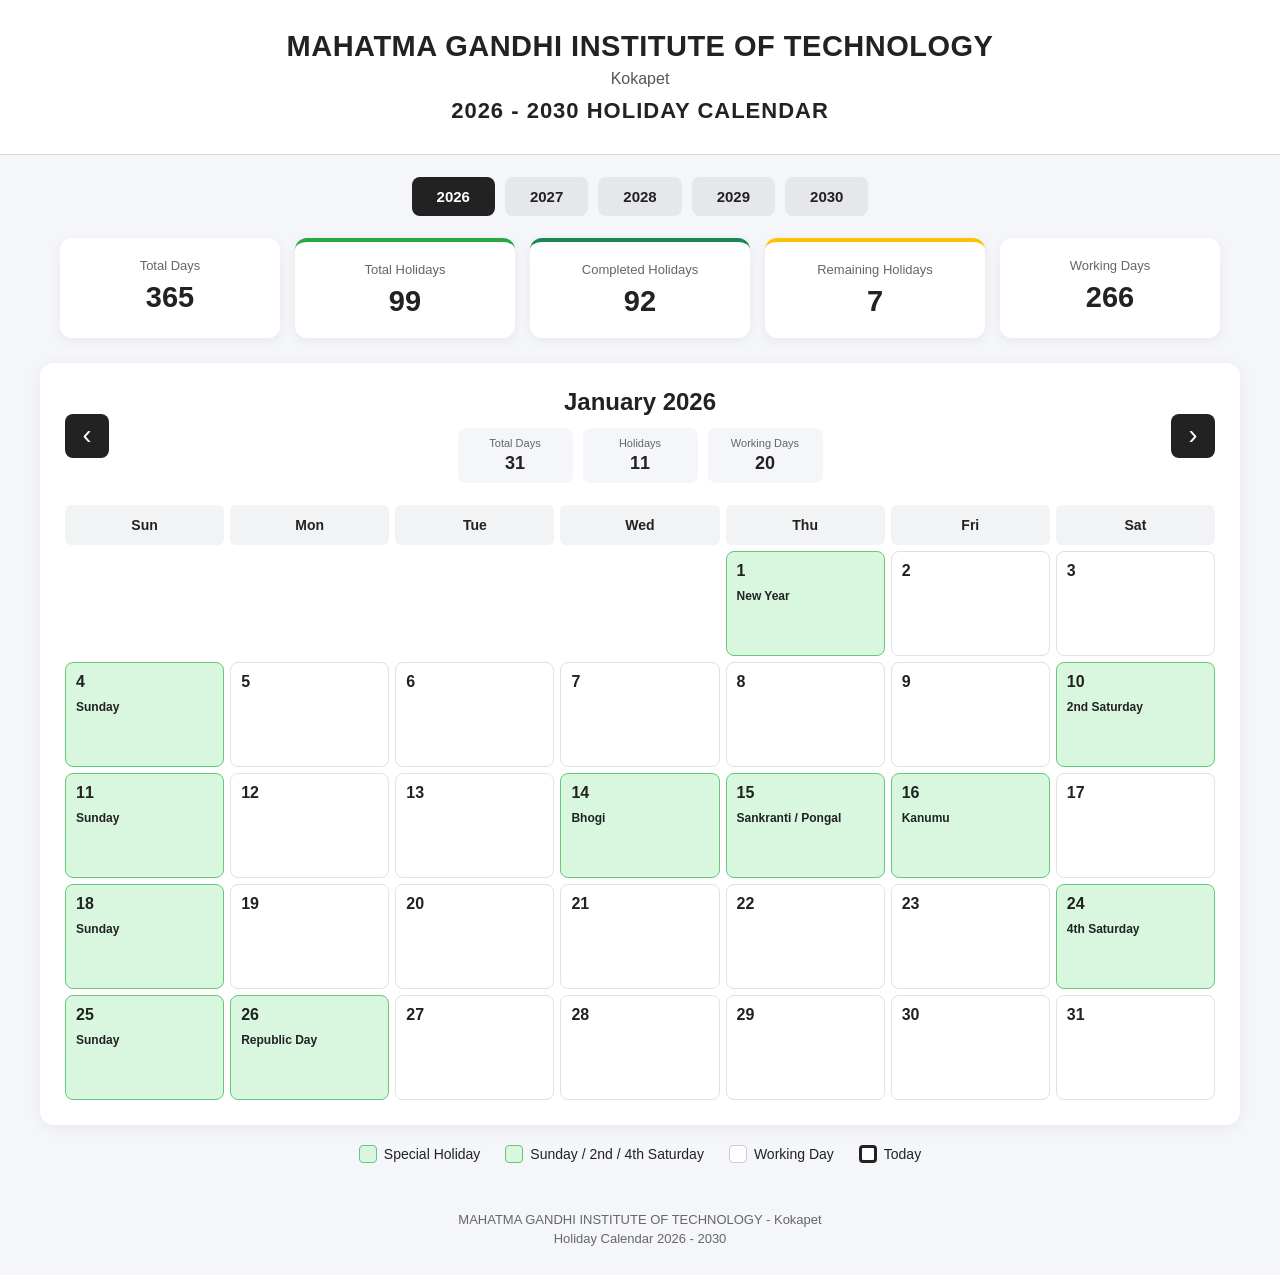
<file: index.html>
<!DOCTYPE html>
<html lang="en">
<head>
    <meta charset="UTF-8">
    <meta name="viewport" content="width=device-width, initial-scale=1.0">

    <title>MGIT 2026 - 2030 Holiday Calendar</title>

    <link rel="stylesheet" href="style.css">
</head>

<body>

    <!-- HEADER -->
    <header class="calendar-header">
        <h1>MAHATMA GANDHI INSTITUTE OF TECHNOLOGY</h1>
        <p>Kokapet</p>
        <h2>2026 - 2030 HOLIDAY CALENDAR</h2>
    </header>


    <!-- YEAR SELECTOR -->
    <section class="year-selector">

        <button onclick="changeYear(2026)">2026</button>
        <button onclick="changeYear(2027)">2027</button>
        <button onclick="changeYear(2028)">2028</button>
        <button onclick="changeYear(2029)">2029</button>
        <button onclick="changeYear(2030)">2030</button>

    </section>


    <!-- YEAR SUMMARY -->
    <section class="statistics">

        <div class="stat-card">
            <span>Total Days</span>
            <strong id="totalDays">0</strong>
        </div>

        <div class="stat-card holiday-card">
            <span>Total Holidays</span>
            <strong id="totalHolidays">0</strong>
        </div>

        <div class="stat-card completed-card">
            <span>Completed Holidays</span>
            <strong id="completedHolidays">0</strong>
        </div>

        <div class="stat-card remaining-card">
            <span>Remaining Holidays</span>
            <strong id="remainingHolidays">0</strong>
        </div>

        <div class="stat-card">
            <span>Working Days</span>
            <strong id="workingDays">0</strong>
        </div>

    </section>


    <!-- CALENDAR -->
    <main>

        <div class="calendar-title">

            <button onclick="previousMonth()">‹</button>

            <div class="month-info">

                <h2 id="monthYear">January 2026</h2>

                <div class="month-stats">

                    <div>
                        <span>Total Days</span>
                        <strong id="monthTotalDays">0</strong>
                    </div>

                    <div>
                        <span>Holidays</span>
                        <strong id="monthHolidays">0</strong>
                    </div>

                    <div>
                        <span>Working Days</span>
                        <strong id="monthWorkingDays">0</strong>
                    </div>

                </div>

            </div>

            <button onclick="nextMonth()">›</button>

        </div>


        <!-- WEEK DAYS -->
        <div class="calendar-weekdays">

            <div>Sun</div>
            <div>Mon</div>
            <div>Tue</div>
            <div>Wed</div>
            <div>Thu</div>
            <div>Fri</div>
            <div>Sat</div>

        </div>


        <!-- DAYS -->
        <div id="calendar" class="calendar-grid"></div>

    </main>


    <!-- LEGEND -->
    <section class="legend">

        <div>
            <span class="legend-box holiday"></span>
            Special Holiday
        </div>

        <div>
            <span class="legend-box weekly"></span>
            Sunday / 2nd / 4th Saturday
        </div>

        <div>
            <span class="legend-box working"></span>
            Working Day
        </div>

        <div>
            <span class="legend-box today-box"></span>
            Today
        </div>

    </section>


    <footer>
        <p>MAHATMA GANDHI INSTITUTE OF TECHNOLOGY - Kokapet</p>
        <p>Holiday Calendar 2026 - 2030</p>
    </footer>


    <script src="script.js"></script>

</body>
</html>
</file>
<file: style.css>
/* =========================================================
   RESET
========================================================= */

* {
    box-sizing: border-box;
}

body {
    margin: 0;
    font-family: Arial, Helvetica, sans-serif;
    background: #f4f6f9;
    color: #222;
}


/* =========================================================
   HEADER
========================================================= */

.calendar-header {
    text-align: center;
    background: white;
    padding: 30px 20px;
    border-bottom: 1px solid #ddd;
}

.calendar-header h1 {
    margin: 0;
    font-size: 29px;
    font-weight: 800;
    letter-spacing: 0.5px;
}

.calendar-header p {
    margin: 7px 0;
    color: #555;
    font-size: 16px;
    font-weight: 500;
}

.calendar-header h2 {
    margin: 10px 0 0;
    font-size: 22px;
    font-weight: 700;
    letter-spacing: 1px;
}


/* =========================================================
   YEAR BUTTONS
========================================================= */

.year-selector {
    max-width: 1200px;
    margin: auto;
    padding: 22px 20px;

    display: flex;
    justify-content: center;
    gap: 10px;
    flex-wrap: wrap;
}

.year-selector button {
    border: none;
    padding: 11px 25px;
    border-radius: 8px;

    background: #e5e7eb;
    color: #222;

    font-size: 15px;
    font-weight: 700;

    cursor: pointer;
    transition: 0.2s;
}

.year-selector button:hover {
    background: #d1d5db;
}

.year-selector button.active {
    background: #222;
    color: white;
}


/* =========================================================
   YEAR STATISTICS
========================================================= */

.statistics {
    max-width: 1200px;
    margin: 0 auto 25px;
    padding: 0 20px;

    display: grid;
    grid-template-columns: repeat(5, 1fr);
    gap: 15px;
}

.stat-card {
    background: white;
    border-radius: 12px;
    padding: 20px;
    text-align: center;

    box-shadow: 0 3px 12px rgba(0, 0, 0, 0.06);
}

.stat-card span {
    display: block;
    color: #666;
    font-size: 13px;
    margin-bottom: 8px;
}

.stat-card strong {
    font-size: 29px;
}

.holiday-card {
    border-top: 4px solid #28a745;
}

.completed-card {
    border-top: 4px solid #198754;
}

.remaining-card {
    border-top: 4px solid #ffc107;
}


/* =========================================================
   CALENDAR CONTAINER
========================================================= */

main {
    max-width: 1200px;
    margin: 0 auto;
    padding: 25px;

    background: white;
    border-radius: 14px;

    box-shadow: 0 3px 15px rgba(0, 0, 0, 0.06);
}


/* =========================================================
   MONTH HEADER
========================================================= */

.calendar-title {
    display: flex;
    justify-content: space-between;
    align-items: center;

    margin-bottom: 22px;
}

.calendar-title > button {
    width: 44px;
    height: 44px;

    border: none;
    border-radius: 8px;

    background: #222;
    color: white;

    font-size: 27px;
    cursor: pointer;
}

.month-info {
    text-align: center;
}

.month-info h2 {
    margin: 0 0 12px;
    font-size: 24px;
}


/* =========================================================
   MONTH STATISTICS
========================================================= */

.month-stats {
    display: flex;
    justify-content: center;
    gap: 10px;
}

.month-stats div {
    min-width: 115px;

    padding: 9px 14px;

    background: #f4f6f9;
    border-radius: 8px;
}

.month-stats span {
    display: block;

    color: #666;
    font-size: 11px;

    margin-bottom: 4px;
}

.month-stats strong {
    font-size: 18px;
}


/* =========================================================
   WEEK DAYS
========================================================= */

.calendar-weekdays {
    display: grid;
    grid-template-columns: repeat(7, 1fr);
    gap: 6px;

    margin-bottom: 6px;
}

.calendar-weekdays div {
    padding: 12px 5px;

    text-align: center;

    font-size: 14px;
    font-weight: 700;

    background: #f1f3f5;

    border-radius: 6px;
}


/* =========================================================
   CALENDAR GRID
========================================================= */

.calendar-grid {
    display: grid;
    grid-template-columns: repeat(7, 1fr);
    gap: 6px;
}

.day {
    min-height: 105px;

    padding: 10px;

    border: 1px solid #e1e1e1;
    border-radius: 8px;

    background: white;

    position: relative;
}

.day-number {
    font-size: 16px;
    font-weight: 700;
}

.holiday-name {
    margin-top: 8px;

    font-size: 12px;
    font-weight: 600;

    line-height: 1.35;
}


/* =========================================================
   HOLIDAY COLORS
========================================================= */

.day.special-holiday {
    background: #d9f7df;
    border: 1px solid #65c77a;
}

.day.weekly-holiday {
    background: #d9f7df;
    border: 1px solid #65c77a;
}


/* =========================================================
   TODAY
========================================================= */

.day.today {
    outline: 3px solid #222;
}


/* =========================================================
   LEGEND
========================================================= */

.legend {
    max-width: 1200px;

    margin: 20px auto;

    padding: 0 20px;

    display: flex;
    justify-content: center;

    gap: 25px;

    flex-wrap: wrap;
}

.legend div {
    display: flex;
    align-items: center;
    gap: 7px;

    font-size: 14px;
}

.legend-box {
    width: 18px;
    height: 18px;

    display: inline-block;

    border-radius: 4px;
}

.legend-box.holiday,
.legend-box.weekly {
    background: #d9f7df;
    border: 1px solid #65c77a;
}

.legend-box.working {
    background: white;
    border: 1px solid #ccc;
}

.legend-box.today-box {
    background: white;
    border: 3px solid #222;
}


/* =========================================================
   FOOTER
========================================================= */

footer {
    text-align: center;

    padding: 25px 15px;

    color: #666;

    font-size: 13px;
}

footer p {
    margin: 4px;
}


/* =========================================================
   RESPONSIVE
========================================================= */

@media (max-width: 950px) {

    .statistics {
        grid-template-columns: repeat(2, 1fr);
    }

}


@media (max-width: 650px) {

    .calendar-header h1 {
        font-size: 20px;
    }

    .calendar-header h2 {
        font-size: 17px;
    }

    .statistics {
        grid-template-columns: 1fr;
    }

    main {
        padding: 12px;
    }

    .month-stats {
        gap: 5px;
    }

    .month-stats div {
        min-width: 85px;
        padding: 7px 5px;
    }

    .month-stats strong {
        font-size: 16px;
    }

    .month-info h2 {
        font-size: 19px;
    }

    .day {
        min-height: 75px;
        padding: 6px;
    }

    .day-number {
        font-size: 14px;
    }

    .holiday-name {
        font-size: 9px;
    }

    .calendar-weekdays div {
        font-size: 11px;
        padding: 8px 2px;
    }

}
</file>
